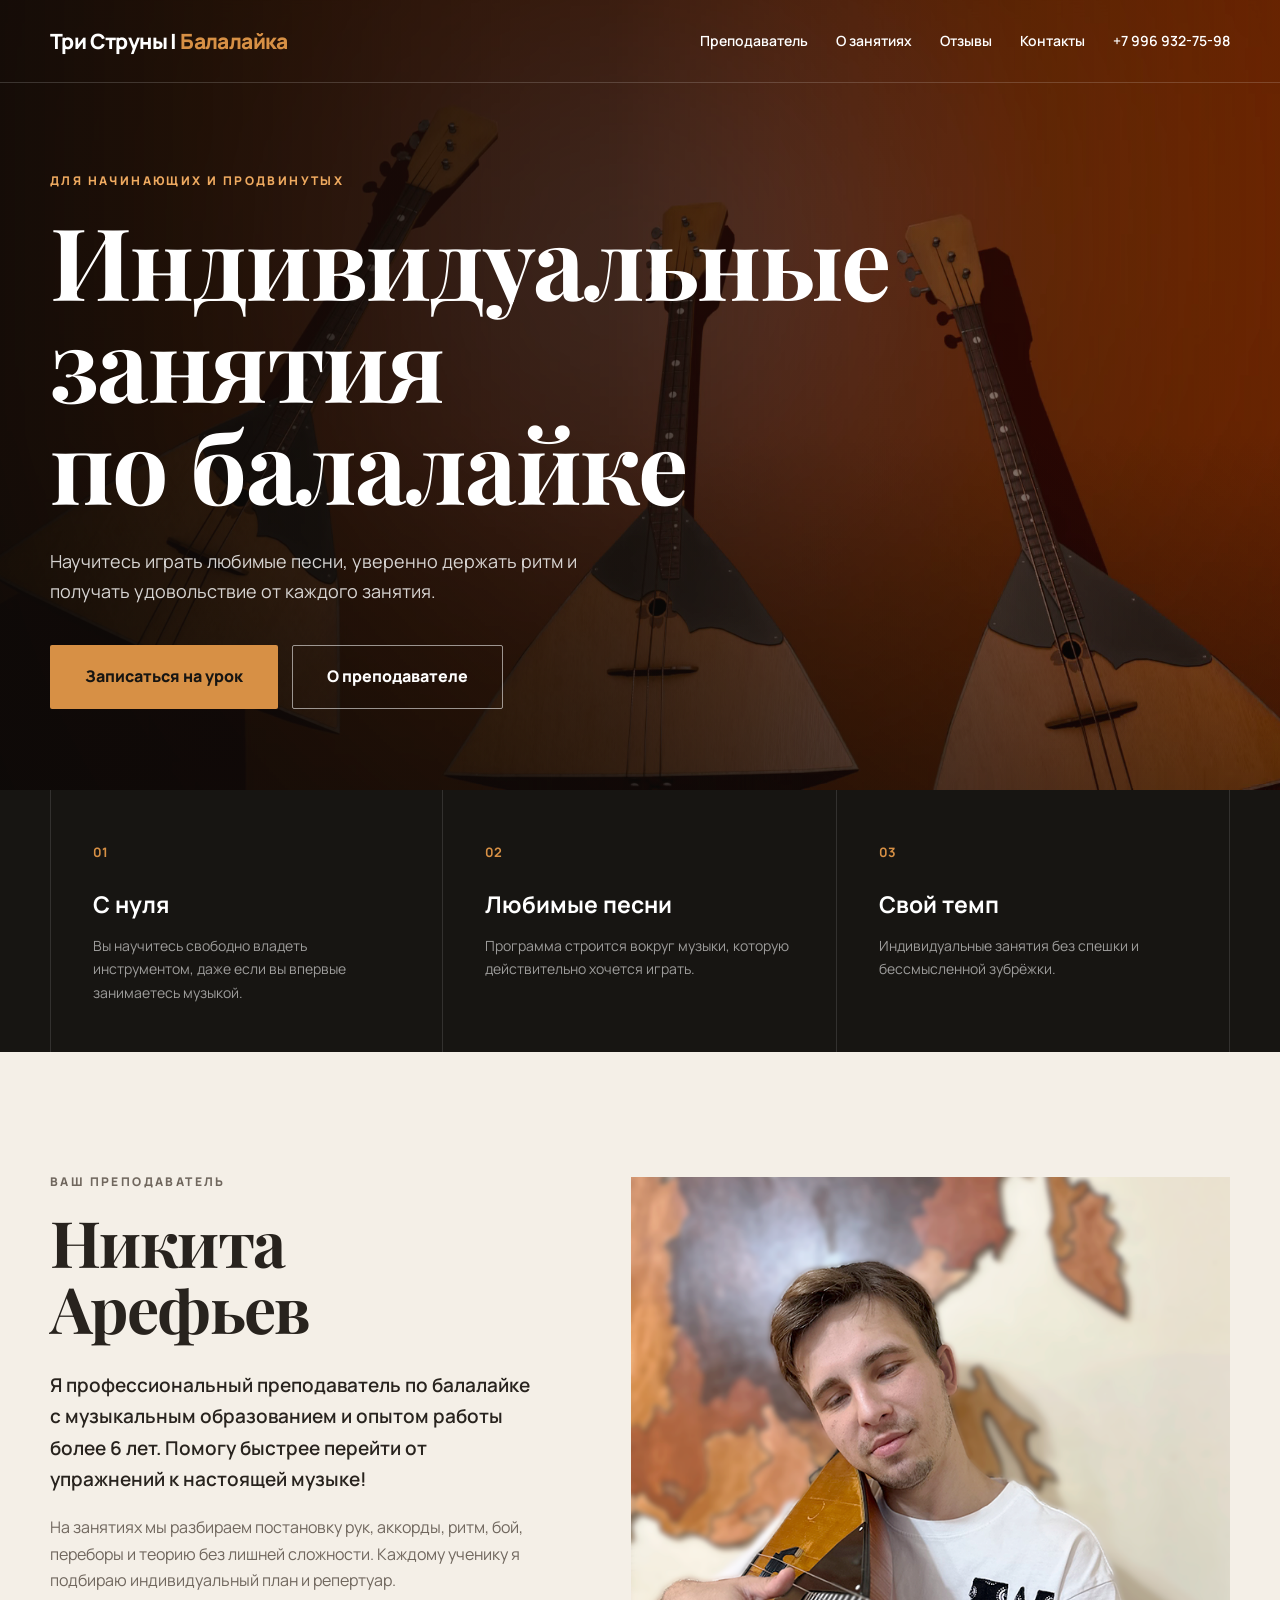
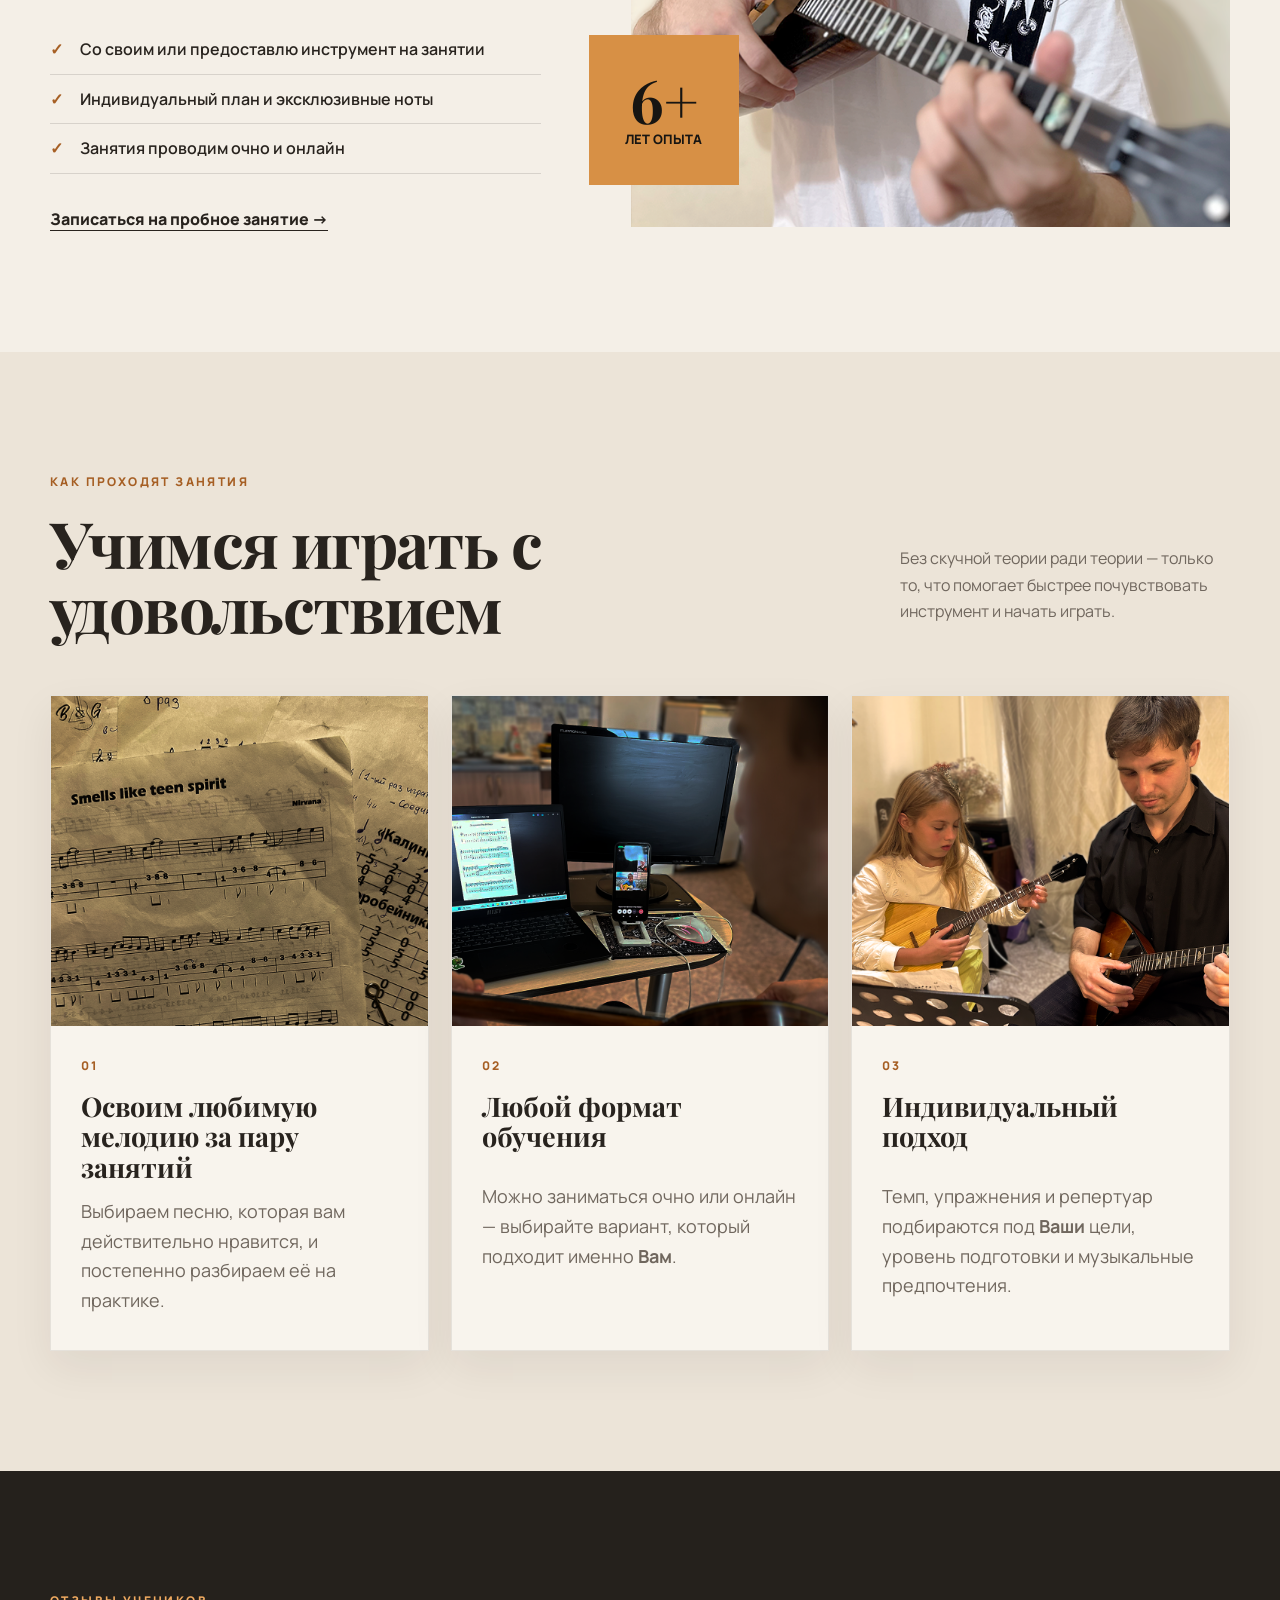
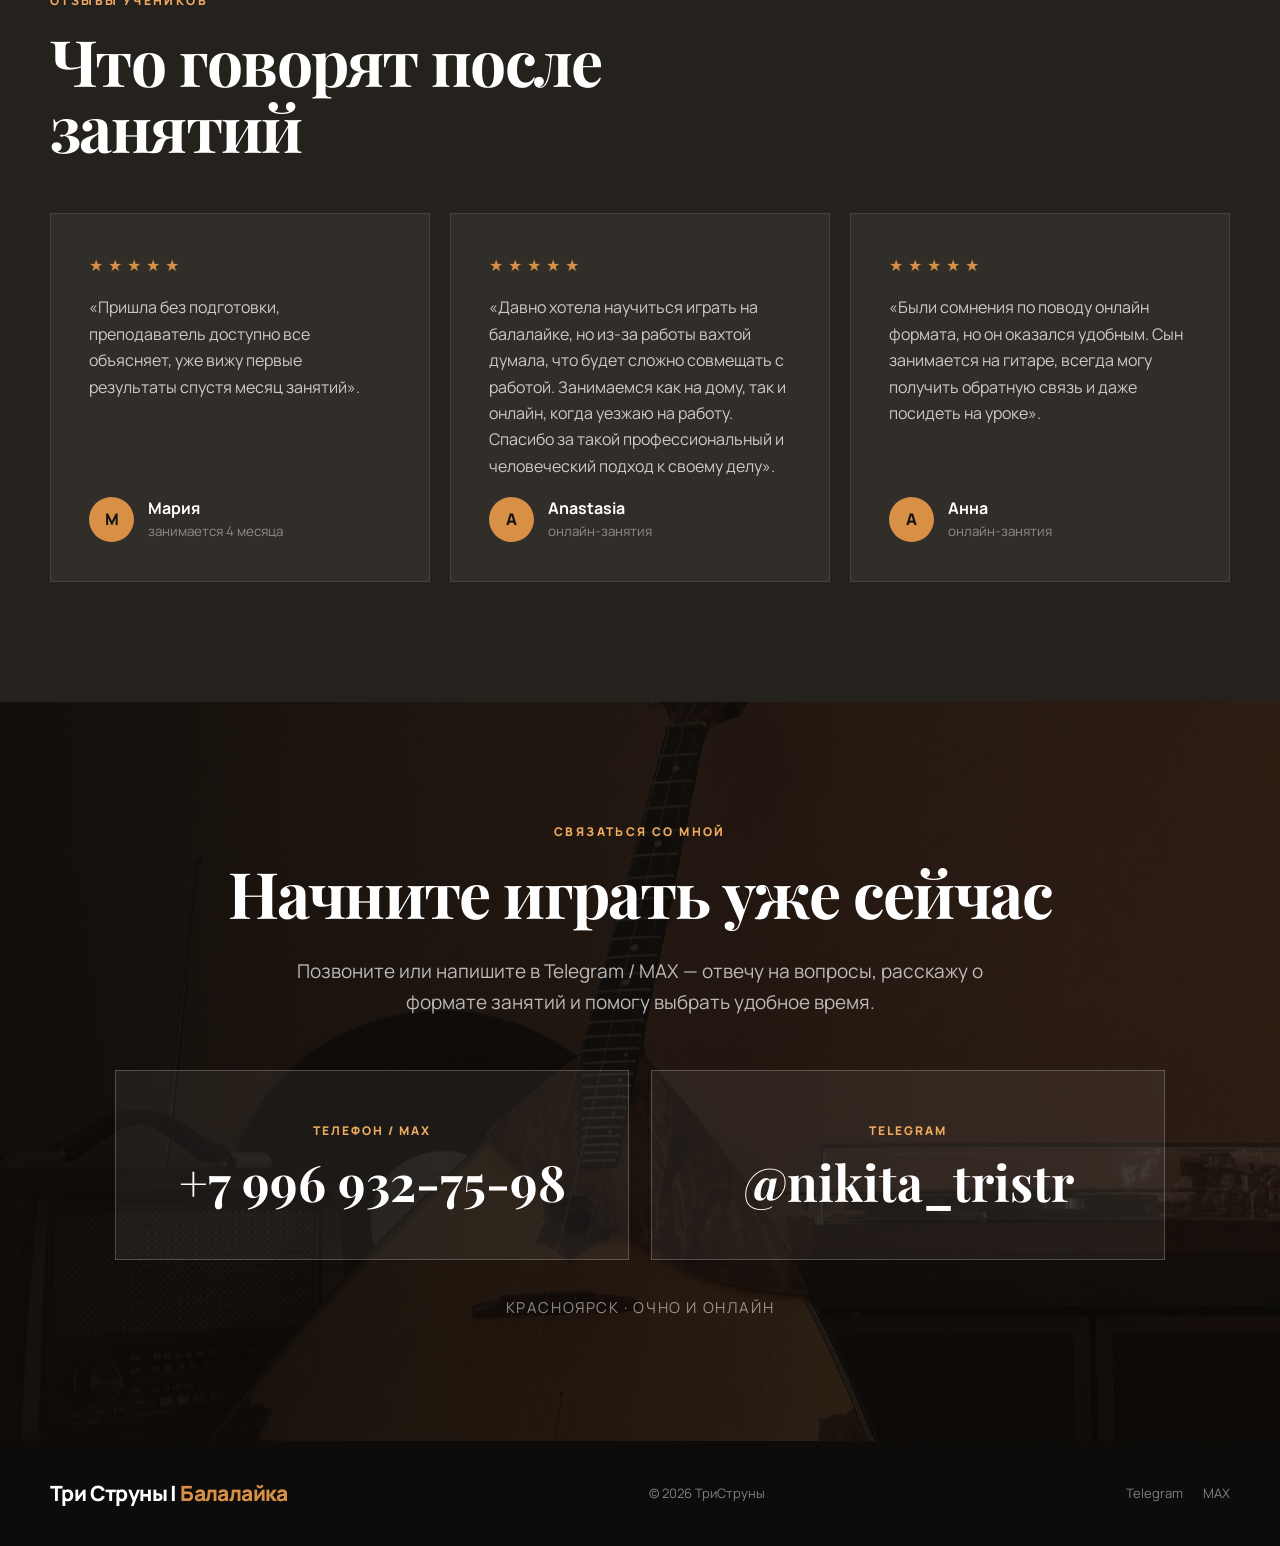
<file: index.html>
<!DOCTYPE html>
<html lang="ru">
<head>
  <meta charset="UTF-8">
  <meta name="viewport" content="width=device-width, initial-scale=1.0">
  <meta name="description" content="Индивидуальные уроки балалайки в Красноярске и онлайн. Обучение с нуля для детей и взрослых, любимые мелодии и персональная программа. Преподаватель Никита Арефьев.">
  <title>Три Струны – Индивидуальные уроки балалайки в Красноярске и онлайн</title>
  <link rel="canonical" href="https://tri-stuni.ru/">
  <link rel="icon" type="image/png" href="favicon.png">
  <link rel="preconnect" href="https://fonts.googleapis.com">
  <link rel="preconnect" href="https://fonts.gstatic.com" crossorigin>
  <link href="https://fonts.googleapis.com/css2?family=Manrope:wght@400;500;600;700;800&family=Playfair+Display:wght@700&display=swap" rel="stylesheet">
  <link rel="stylesheet" href="styles.css">
    
  <script type="application/ld+json">
  {
    "@context": "https://schema.org",
    "@type": "Service",
    "name": "Три Струны — уроки балалайки",
    "description": "Индивидуальные занятия по игре на балалайке для начинающих и продолжающих.",
    "serviceType": "Обучение игре на балалайке",
    "url": "https://tri-struni.ru/",
    "areaServed": {
      "@type": "Place",
      "name": "Красноярск"
    },
    "availableChannel": {
      "@type": "ServiceChannel",
      "serviceUrl": "https://tri-struni.ru/"
    }
  }
  </script>

</head>

<body>
  <header class="header" id="top">
    <div class="container header__inner">
      <a class="logo" href="#top">Три Струны | <span>Балалайка</span></a>

      <nav class="nav" aria-label="Основная навигация">
        <a href="#teacher">Преподаватель</a>
        <a href="#gallery">О занятиях</a>
        <a href="#reviews">Отзывы</a>
        <a href="#contacts">Контакты</a>
      </nav>

      <a class="header__phone" href="tel:+79969327598">+7 996 932-75-98</a>
      <button class="menu-button" type="button" aria-label="Открыть меню">☰</button>
    </div>
  </header>

  <main>
    <section class="hero">

      <video class="hero-video" autoplay muted playsinline>
        <source src="images/xl986-0szup-zxlib.webm" type="video/webm">
      </video>

      <div class="hero__overlay"></div>
      <div class="container hero__content">
        <p class="eyebrow">Для начинающих и продвинутых</p>
        <h1>Индивидуальные занятия<br> по балалайке</h1>
        <p class="hero__text">
          Научитесь играть любимые песни, уверенно держать ритм
          и получать удовольствие от каждого занятия.
        </p>
        <div class="hero__actions">
          <a class="button button--primary" href="#contacts">Записаться на урок</a>
          <a class="button button--ghost" href="#teacher">О преподавателе</a>
        </div>
      </div>
    </section>

    <section class="advantages">
      <div class="container advantages__grid">
        <article>
          <strong>01</strong>
          <h3>С нуля</h3>
          <p>Вы научитесь свободно владеть инструментом, даже если вы впервые занимаетесь музыкой.</p>
        </article>
        <article>
          <strong>02</strong>
          <h3>Любимые песни</h3>
          <p>Программа строится вокруг музыки, которую действительно хочется играть.</p>
        </article>
        <article>
          <strong>03</strong>
          <h3>Свой темп</h3>
          <p>Индивидуальные занятия без спешки и бессмысленной зубрёжки.</p>
        </article>
      </div>
    </section>

    <section class="section teacher" id="teacher">
      <div class="container teacher__grid">
        <div class="teacher__content">
          <p class="eyebrow eyebrow--dark">Ваш преподаватель</p>
          <h2>Никита Арефьев</h2>
          <p class="lead">
            Я профессиональный преподаватель по балалайке с музыкальным образованием и опытом работы более 6 лет.
            Помогу быстрее перейти от упражнений к настоящей музыке!
          </p>
          <p>
            На занятиях мы разбираем постановку рук, аккорды, ритм, бой,
            переборы и теорию без лишней сложности.
            Каждому ученику я подбираю индивидуальный план и репертуар.
          </p>
          <ul class="check-list">
            <li>Со своим или предоставлю  инструмент на занятии</li>
            <li>Индивидуальный план и эксклюзивные ноты</li>
            <li>Занятия проводим очно и онлайн</li>
          </ul>
          <a class="text-link" href="#contacts">Записаться на пробное занятие →</a>
        </div>

        <div class="teacher__photo-wrap">
          <img
            class="teacher__photo"
            src="images/tk2rp-n01fe-uaxux.png"
            alt="Преподаватель">
          <div class="teacher__badge">
            <strong>6+</strong>
            <span>лет опыта</span>
          </div>
        </div>
      </div>
    </section>

    <section class="section learning" id="gallery">
      <div class="container">
        <div class="section-heading learning__heading">
          <div>
            <p class="eyebrow eyebrow--dark">Как проходят занятия</p>
            <h2>Учимся играть с удовольствием</h2>
          </div>
          <p>
            Без скучной теории ради теории — только то, что помогает быстрее
            почувствовать инструмент и начать играть.
          </p>
        </div>

        <div class="learning__grid">
          <article class="learning-card">
            <img src="images/r684t-punt3-mszy1.png" alt="Ноты мелодий">
            <div class="learning-card__content">
              <span>01</span>
              <h3>Освоим любимую мелодию за пару занятий</h3>
              <p>Выбираем песню, которая вам действительно нравится, и постепенно разбираем её на практике.</p>
            </div>
          </article>

          <article class="learning-card">
            <img src="images/8xgyc-4u35b-64ixe.png" alt="Онлайн-занятия по игре на балалайке">
            <div class="learning-card__content">
              <span>02</span>
              <h3>Любой формат обучения</h3>
              <p>Можно заниматься очно или онлайн — выбирайте вариант, который подходит именно <b>Вам</b>.</p>
            </div>
          </article>

          <article class="learning-card">
            <img src="images/gwdns-wt003-9f68g.png" alt="Индивидуальное занятие с преподавателем">
            <div class="learning-card__content">
              <span>03</span>
              <h3>Индивидуальный подход</h3>
              <p>Темп, упражнения и репертуар подбираются под <b>Ваши</b> цели, уровень подготовки и музыкальные предпочтения.</p>
            </div>
          </article>
        </div>
      </div>
    </section>

    <section class="section reviews" id="reviews">
      <div class="container">
        <p class="eyebrow">Отзывы учеников</p>
        <h2>Что говорят после занятий</h2>

        <div class="reviews__grid">
          <article class="review">
            <div class="review__stars">★★★★★</div>
            <p>«Пришла без подготовки, преподаватель доступно все объясняет, уже вижу первые результаты спустя месяц занятий».</p>
            <div class="review__author">
              <span>М</span>
              <div><strong>Мария</strong><small>занимается 4 месяца</small></div>
            </div>
          </article>

          <article class="review">
            <div class="review__stars">★★★★★</div>
            <p>«Давно хотела научиться играть на балалайке, но из-за работы вахтой думала, что будет сложно совмещать с работой. Занимаемся как на дому, так и онлайн, когда уезжаю на работу. Спасибо за такой профессиональный и человеческий подход к своему делу».</p>
            <div class="review__author">
              <span>A</span>
              <div><strong>Anastasia</strong><small>онлайн-занятия</small></div>
            </div>
          </article>

          <article class="review">
            <div class="review__stars">★★★★★</div>
            <p>«Были сомнения по поводу онлайн формата, но он оказался удобным. Сын занимается на гитаре, всегда могу получить обратную связь и даже посидеть на уроке».</p>
            <div class="review__author">
              <span>А</span>
              <div><strong>Анна</strong><small>онлайн-занятия</small></div>
            </div>
          </article>
        </div>
      </div>
    </section>

    <section class="section contacts" id="contacts">
      <div class="container contacts__center">
        <p class="eyebrow">Связаться со мной</p>
        <h2>Начните играть уже сейчас</h2>
        <p class="contacts__intro">
          Позвоните или напишите в Telegram / MAX  — отвечу на вопросы,
          расскажу о формате занятий и помогу выбрать удобное время.
        </p>

        <div class="contacts__big-links">
          <a class="contact-card" href="tel:+79969327598">
            <span class="contact-card__label">Телефон / MAX </span>
            <strong>+7 996 932-75-98</strong>
          </a>

          <a class="contact-card" href="https://t.me/nikita_tristr" target="_blank" rel="noopener noreferrer">
            <span class="contact-card__label">Telegram</span>
            <strong>@nikita_tristr</strong>
          </a>

        </div>

        <p class="contacts__place">Красноярск · очно и онлайн</p>
      </div>
    </section>
  </main>

  <footer class="footer">
    <div class="container footer__inner">
      <a class="logo" href="#top">Три Струны | <span>Балалайка</span></a>
      <p>© 2026 ТриСтруны</p>
      <div class="footer__socials">
        <a href="https://t.me/nikita_tristr" aria-label="Telegram">Telegram</a>
        <a href="tel:+79969327598" aria-label="MAX">MAX</a>
      </div>
    </div>
  </footer>

  <script src="script.js"></script>
</body>
</html>
</file>
<file: styles.css>
* {
  box-sizing: border-box;
}

:root {
  --bg: #f4efe7;
  --dark: #171512;
  --dark-soft: #25211c;
  --accent: #d79045;
  --accent-hover: #efaa60;
  --text: #28231e;
  --muted: #70675e;
  --white: #ffffff;
  --line: rgba(40, 35, 30, 0.14);
}

html {
  scroll-behavior: smooth;
}

body {
  margin: 0;
  font-family: "Manrope", sans-serif;
  color: var(--text);
  background: var(--bg);
  line-height: 1.65;
}

img {
  display: block;
  max-width: 100%;
}

a {
  color: inherit;
  text-decoration: none;
}

.container {
  width: min(1180px, calc(100% - 40px));
  margin-inline: auto;
}

.header {
  position: absolute;
  z-index: 10;
  top: 0;
  width: 100%;
  border-bottom: 1px solid rgba(255, 255, 255, 0.16);
  color: var(--white);
}

.header__inner,
.footer__inner {
  min-height: 82px;
  display: flex;
  align-items: center;
  justify-content: space-between;
  gap: 28px;
}

.logo {
  font-size: 21px;
  font-weight: 800;
  letter-spacing: -0.6px;
}

.logo span {
  color: var(--accent);
}

.nav {
  display: flex;
  gap: 28px;
  margin-left: auto;
}

.nav a,
.header__phone {
  font-size: 14px;
  font-weight: 600;
}

.nav a:hover,
.header__phone:hover {
  color: var(--accent-hover);
}

.menu-button {
  display: none;
  background: none;
  border: 0;
  color: white;
  font-size: 28px;
  cursor: pointer;
}

.hero {
    position: relative;
    min-height: 790px;
    display: grid;
    align-items: center;
    color: var(--white);
    overflow: hidden;
}

.hero-video {
    position: absolute;
    inset: 0;

    width: 100%;
    height: 100%;

    object-fit: cover;
    object-position: center 42%;

    z-index: 0;
}

.hero__overlay {
  position: absolute;
  inset: 0;
  background:
    linear-gradient(90deg, rgba(12, 10, 8, 0.92) 0%, rgba(12, 10, 8, 0.68) 48%, rgba(12, 10, 8, 0.18) 100%),
    linear-gradient(0deg, rgba(12, 10, 8, 0.42), transparent 45%);
}

.hero__content {
  position: relative;
  z-index: 1;
  padding-top: 90px;
}

.eyebrow {
  margin: 0 0 18px;
  color: var(--accent-hover);
  font-size: 12px;
  font-weight: 800;
  letter-spacing: 2.4px;
  text-transform: uppercase;
}

.eyebrow--dark {
  color: #a65f24;
}

h1,
h2 {
  font-family: "Playfair Display", serif;
  line-height: 1.02;
  letter-spacing: -1.6px;
}

h1 {
  max-width: 750px;
  margin: 0;
  font-size: clamp(68px, 9vw, 100px);
}

h2 {
  margin: 0 0 30px;
  font-size: clamp(42px, 5vw, 68px);
}

.hero__text {
  max-width: 590px;
  margin: 32px 0 38px;
  color: rgba(255, 255, 255, 0.82);
  font-size: 18px;
}

.hero__actions {
  display: flex;
  flex-wrap: wrap;
  gap: 14px;
}

.button {
  min-height: 64px;
  padding: 0 34px;
  display: inline-flex;
  align-items: center;
  justify-content: center;
  border: 1px solid transparent;
  border-radius: 2px;
  font: inherit;
  font-size: 16px;
  font-weight: 800;
  cursor: pointer;
  transition: 0.2s ease;
}

.button--primary {
  color: var(--dark);
  background: var(--accent);
}

.button--primary:hover {
  background: var(--accent-hover);
  transform: translateY(-2px);
}

.button--ghost {
  color: var(--white);
  border-color: rgba(255, 255, 255, 0.55);
}

.button--ghost:hover {
  background: rgba(255, 255, 255, 0.1);
}

.advantages {
  color: var(--white);
  background: var(--dark);
}

.advantages__grid {
  display: grid;
  grid-template-columns: repeat(3, 1fr);
}

.advantages article {
  min-height: 245px;
  padding: 48px 42px;
  border-right: 1px solid rgba(255, 255, 255, 0.12);
}

.advantages article:first-child {
  border-left: 1px solid rgba(255, 255, 255, 0.12);
}

.advantages strong {
  color: var(--accent);
  font-size: 13px;
}

.advantages h3 {
  margin: 22px 0 10px;
  font-size: 23px;
}

.advantages p {
  margin: 0;
  color: rgba(255, 255, 255, 0.58);
  font-size: 14px;
}

.section {
  padding: 120px 0;
}

.teacher__grid {
  display: grid;
  grid-template-columns: 0.9fr 1.1fr;
  align-items: center;
  gap: 90px;
}

.teacher__content p {
  color: var(--muted);
}

.teacher__content .lead {
  color: var(--text);
  font-size: 19px;
  font-weight: 600;
}

.check-list {
  padding: 0;
  margin: 32px 0;
  list-style: none;
}

.check-list li {
  padding: 11px 0 11px 30px;
  position: relative;
  border-bottom: 1px solid var(--line);
  font-weight: 600;
}

.check-list li::before {
  content: "✓";
  position: absolute;
  left: 0;
  color: #a65f24;
}

.text-link {
  font-weight: 800;
  border-bottom: 1px solid currentColor;
}

.teacher__photo-wrap {
  position: relative;
}

.teacher__photo {
  width: 100%;
  height: 650px;
  object-fit: cover;
}

.teacher__badge {
  position: absolute;
  left: -42px;
  bottom: 42px;
  width: 150px;
  height: 150px;
  display: grid;
  place-content: center;
  text-align: center;
  color: var(--dark);
  background: var(--accent);
}

.teacher__badge strong {
  font-family: "Playfair Display", serif;
  font-size: 60px;
  line-height: 1;
}

.teacher__badge span {
  font-size: 13px;
  font-weight: 800;
  text-transform: uppercase;
}

.gallery {
  overflow: hidden;
  background: #ece4d8;
}

.section-heading {
  display: grid;
  grid-template-columns: 1.4fr 0.6fr;
  align-items: end;
  gap: 80px;
  margin-bottom: 55px;
}

.section-heading h2 {
  margin-bottom: 0;
}

.section-heading > p {
  color: var(--muted);
}

.gallery__track {
  width: max-content;
  padding: 0 max(20px, calc((100vw - 1180px) / 2));
  display: flex;
  gap: 20px;
  overflow-x: auto;
  scrollbar-width: thin;
}

.gallery__track img {
  width: 360px;
  height: 470px;
  flex: 0 0 auto;
  object-fit: cover;
}

.reviews {
  color: var(--white);
  background: var(--dark-soft);
}

.reviews h2 {
  max-width: 750px;
}

.reviews__grid {
  display: grid;
  grid-template-columns: repeat(3, 1fr);
  gap: 20px;
  margin-top: 54px;
}

.review {
  min-height: 360px;
  padding: 38px;
  display: flex;
  flex-direction: column;
  background: rgba(255, 255, 255, 0.055);
  border: 1px solid rgba(255, 255, 255, 0.1);
}

.review__stars {
  color: var(--accent);
  letter-spacing: 5px;
}

.review > p {
  color: rgba(255, 255, 255, 0.75);
  font-size: 16px;
}

.review__author {
  margin-top: auto;
  display: flex;
  align-items: center;
  gap: 14px;
}

.review__author > span {
  width: 45px;
  height: 45px;
  display: grid;
  place-items: center;
  border-radius: 50%;
  color: var(--dark);
  background: var(--accent);
  font-weight: 800;
}

.review__author small {
  display: block;
  color: rgba(255, 255, 255, 0.45);
}

.contacts {
  color: var(--white);
  background:
    linear-gradient(90deg, rgba(12, 10, 8, 0.97), rgba(12, 10, 8, 0.82)),
    url("images/7dl58-jzt4b-phb25.png")
    center / cover no-repeat;
}

.contacts__grid {
  display: grid;
  grid-template-columns: 1fr 0.8fr;
  gap: 100px;
  align-items: start;
}

.contacts__content > p {
  max-width: 590px;
  color: rgba(255, 255, 255, 0.68);
}

.contacts__links {
  display: grid;
  gap: 10px;
  margin-top: 38px;
  font-size: 18px;
  font-weight: 700;
}

.contacts__links span {
  color: rgba(255, 255, 255, 0.55);
  font-size: 15px;
  font-weight: 500;
}

.contact-form {
  padding: 42px;
  color: var(--text);
  background: var(--bg);
}

.contact-form label {
  display: block;
  margin-bottom: 20px;
  font-size: 13px;
  font-weight: 800;
}

.contact-form input,
.contact-form select {
  width: 100%;
  height: 52px;
  margin-top: 7px;
  padding: 0 14px;
  border: 1px solid var(--line);
  background: #fff;
  font: inherit;
}

.contact-form input:focus,
.contact-form select:focus {
  outline: 2px solid var(--accent);
  border-color: transparent;
}

.button--wide {
  width: 100%;
}

.contact-form small {
  display: block;
  margin-top: 14px;
  color: var(--muted);
  font-size: 11px;
  text-align: center;
}

.footer {
  color: var(--white);
  background: #0d0c0a;
}

.footer__inner {
  min-height: 105px;
}

.footer p,
.footer__socials {
  color: rgba(255, 255, 255, 0.48);
  font-size: 13px;
}

.footer__socials {
  display: flex;
  gap: 20px;
}

@media (max-width: 900px) {
  .nav,
  .header__phone {
    display: none;
  }

  .nav.nav--open {
    position: absolute;
    top: 82px;
    left: 20px;
    right: 20px;
    display: grid;
    gap: 0;
    padding: 14px 20px;
    color: var(--white);
    background: rgba(20, 17, 14, 0.98);
  }

  .nav.nav--open a {
    padding: 12px 0;
    border-bottom: 1px solid rgba(255, 255, 255, 0.1);
  }

  .menu-button {
    display: block;
  }

  .hero {
    min-height: 720px;
  }

  .advantages__grid,
  .reviews__grid {
    grid-template-columns: 1fr;
  }

  .advantages article {
    min-height: 0;
    border-left: 1px solid rgba(255, 255, 255, 0.12);
    border-bottom: 1px solid rgba(255, 255, 255, 0.12);
  }

  .teacher__grid,
  .contacts__grid {
    grid-template-columns: 1fr;
    gap: 55px;
  }

  .teacher__photo-wrap {
    order: -1;
  }

  .teacher__photo {
    height: 550px;
  }

  .teacher__badge {
    left: 20px;
  }

  .section-heading {
    grid-template-columns: 1fr;
    gap: 12px;
  }
}

@media (max-width: 600px) {
  .container {
    width: min(100% - 28px, 1180px);
  }

  .header__inner {
    min-height: 70px;
  }

  .hero {
    min-height: 680px;
    background-position: 62% center;
  }

  .hero__content {
    padding-top: 80px;
  }

  h1 {
    font-size: clamp(38px, 11vw, 48px);
    line-height: 1;
    letter-spacing: -0.8px;
  }

  h2 {
    font-size: 42px;
  }

  .hero__text {
    font-size: 16px;
  }

  .hero__actions {
    display: grid;
    grid-template-columns: minmax(0, 1fr);
    gap: 10px;
  }

  .hero__actions .button {
    width: 100%;
    min-width: 0;
    padding: 0 16px;
    font-size: 14px;
    text-align: center;
  }

  .section {
    padding: 82px 0;
  }

  .advantages article {
    padding: 34px 26px;
  }

  .teacher__photo {
    height: 430px;
  }

  .teacher__badge {
    width: 120px;
    height: 120px;
    bottom: 20px;
  }

  .teacher__badge strong {
    font-size: 39px;
  }

  .gallery__track img {
    width: 285px;
    height: 380px;
  }

  .review,
  .contact-form {
    padding: 28px;
  }

  .footer__inner {
    padding: 30px 0;
    flex-direction: column;
    gap: 12px;
  }
}


.gallery__viewport {
  width: 100%;
  overflow: hidden;
}

.gallery__track {
  width: max-content;
  padding: 0;
  display: flex;
  gap: 0;
  animation: gallery-scroll 34s linear infinite;
  will-change: transform;
}

.gallery__viewport:hover .gallery__track {
  animation-play-state: paused;
}

.gallery__group {
  display: flex;
  gap: 20px;
  padding-right: 20px;
}

.gallery__track img {
  width: 360px;
  height: 470px;
  flex: 0 0 auto;
  object-fit: cover;
}

@keyframes gallery-scroll {
  from {
    transform: translate3d(0, 0, 0);
  }

  to {
    transform: translate3d(-50%, 0, 0);
  }
}

.contacts__center {
  max-width: 1050px;
  text-align: center;
}

.contacts__intro {
  max-width: 720px;
  margin: 0 auto 52px;
  color: rgba(255, 255, 255, 0.7);
  font-size: 19px;
}

.contacts__big-links {
  display: grid;
  grid-template-columns: repeat(2, 1fr);
  gap: 22px;
}

.contact-card {
  min-height: 190px;
  padding: 38px;
  display: flex;
  flex-direction: column;
  align-items: center;
  justify-content: center;
  border: 1px solid rgba(255, 255, 255, 0.22);
  background: rgba(255, 255, 255, 0.06);
  transition: 0.22s ease;
}

.contact-card:hover {
  transform: translateY(-5px);
  border-color: var(--accent);
  background: rgba(215, 144, 69, 0.12);
}

.contact-card__label {
  margin-bottom: 13px;
  color: var(--accent-hover);
  font-size: 12px;
  font-weight: 800;
  letter-spacing: 2px;
  text-transform: uppercase;
}

.contact-card strong {
  font-family: "Playfair Display", serif;
  font-size: clamp(30px, 4vw, 50px);
  line-height: 1.1;
}

.contacts__place {
  margin: 36px 0 0;
  color: rgba(255, 255, 255, 0.52);
  font-size: 15px;
  text-transform: uppercase;
  letter-spacing: 1.6px;
}

@media (prefers-reduced-motion: reduce) {
  .gallery__track {
    animation: none;
  }

  .gallery__viewport {
    overflow-x: auto;
  }
}

@media (max-width: 700px) {
  .contacts__big-links {
    grid-template-columns: 1fr;
  }

  .contact-card {
    min-height: 145px;
    padding: 28px 18px;
  }

  .gallery__track img {
    width: 285px;
    height: 380px;
  }

  .gallery__track {
    animation-duration: 25s;
  }
}

.gallery__slider {
  position: relative;
}

.gallery__viewport {
  overflow-x: auto;
  overflow-y: hidden;
  scroll-behavior: smooth;
  scrollbar-width: none;
  scroll-snap-type: x mandatory;
}

.gallery__viewport::-webkit-scrollbar {
  display: none;
}

.gallery__track {
  width: max-content;
  padding: 0 max(20px, calc((100vw - 1180px) / 2));
  display: flex;
  gap: 20px;
  animation: none !important;
  transform: none !important;
}

.gallery__track img {
  width: 360px;
  height: 470px;
  flex: 0 0 auto;
  object-fit: cover;
  scroll-snap-align: start;
}

.gallery__arrow {
  position: absolute;
  z-index: 3;
  top: 50%;
  width: 58px;
  height: 58px;
  display: grid;
  place-items: center;
  border: 0;
  border-radius: 50%;
  color: var(--dark);
  background: rgba(255, 255, 255, 0.92);
  box-shadow: 0 12px 30px rgba(0, 0, 0, 0.18);
  font-size: 25px;
  cursor: pointer;
  transform: translateY(-50%);
  transition: 0.2s ease;
}

.gallery__arrow:hover {
  background: var(--accent);
  transform: translateY(-50%) scale(1.06);
}

.gallery__arrow--prev {
  left: max(12px, calc((100vw - 1260px) / 2));
}

.gallery__arrow--next {
  right: max(12px, calc((100vw - 1260px) / 2));
}

@media (max-width: 700px) {
  .gallery__track img {
    width: 285px;
    height: 380px;
  }

  .gallery__arrow {
    width: 48px;
    height: 48px;
    font-size: 21px;
  }
}


.learning {
  background: #ece4d8;
}

.learning__heading {
  margin-bottom: 55px;
}

.learning__grid {
  display: grid;
  grid-template-columns: repeat(3, minmax(0, 1fr));
  gap: 22px;
}

.learning-card {
  overflow: hidden;
  background: #f8f4ed;
  border: 1px solid rgba(40, 35, 30, 0.09);
  box-shadow: 0 16px 40px rgba(40, 35, 30, 0.07);
  transition: transform 0.25s ease, box-shadow 0.25s ease;
}

.learning-card:hover {
  transform: translateY(-6px);
  box-shadow: 0 22px 46px rgba(40, 35, 30, 0.12);
}

.learning-card img {
  width: 100%;
  height: 330px;
  object-fit: cover;
}

.learning-card__content {
  padding: 30px 30px 34px;
}

.learning-card__content > span {
  display: block;
  margin-bottom: 15px;
  color: #a65f24;
  font-size: 12px;
  font-weight: 800;
  letter-spacing: 2px;
}

.learning-card h3 {
  min-height: 76px;
  margin: 0 0 15px;
  font-family: "Playfair Display", serif;
  font-size: 27px;
  line-height: 1.12;
}

.learning-card p {
  margin: 0;
  color: var(--muted);
  font-size: 18px;
}

@media (max-width: 900px) {
  .learning__grid {
    grid-template-columns: 1fr;
  }

  .learning-card {
    display: grid;
    grid-template-columns: 0.9fr 1.1fr;
  }

  .learning-card img {
    height: 100%;
    min-height: 300px;
  }

  .learning-card h3 {
    min-height: 0;
  }
}

@media (max-width: 600px) {
  .learning-card {
    display: block;
  }

  .learning-card img {
    height: 260px;
    min-height: 0;
  }

  .learning-card__content {
    padding: 25px;
  }

  .learning-card h3 {
    font-size: 25px;
  }
}
</file>
